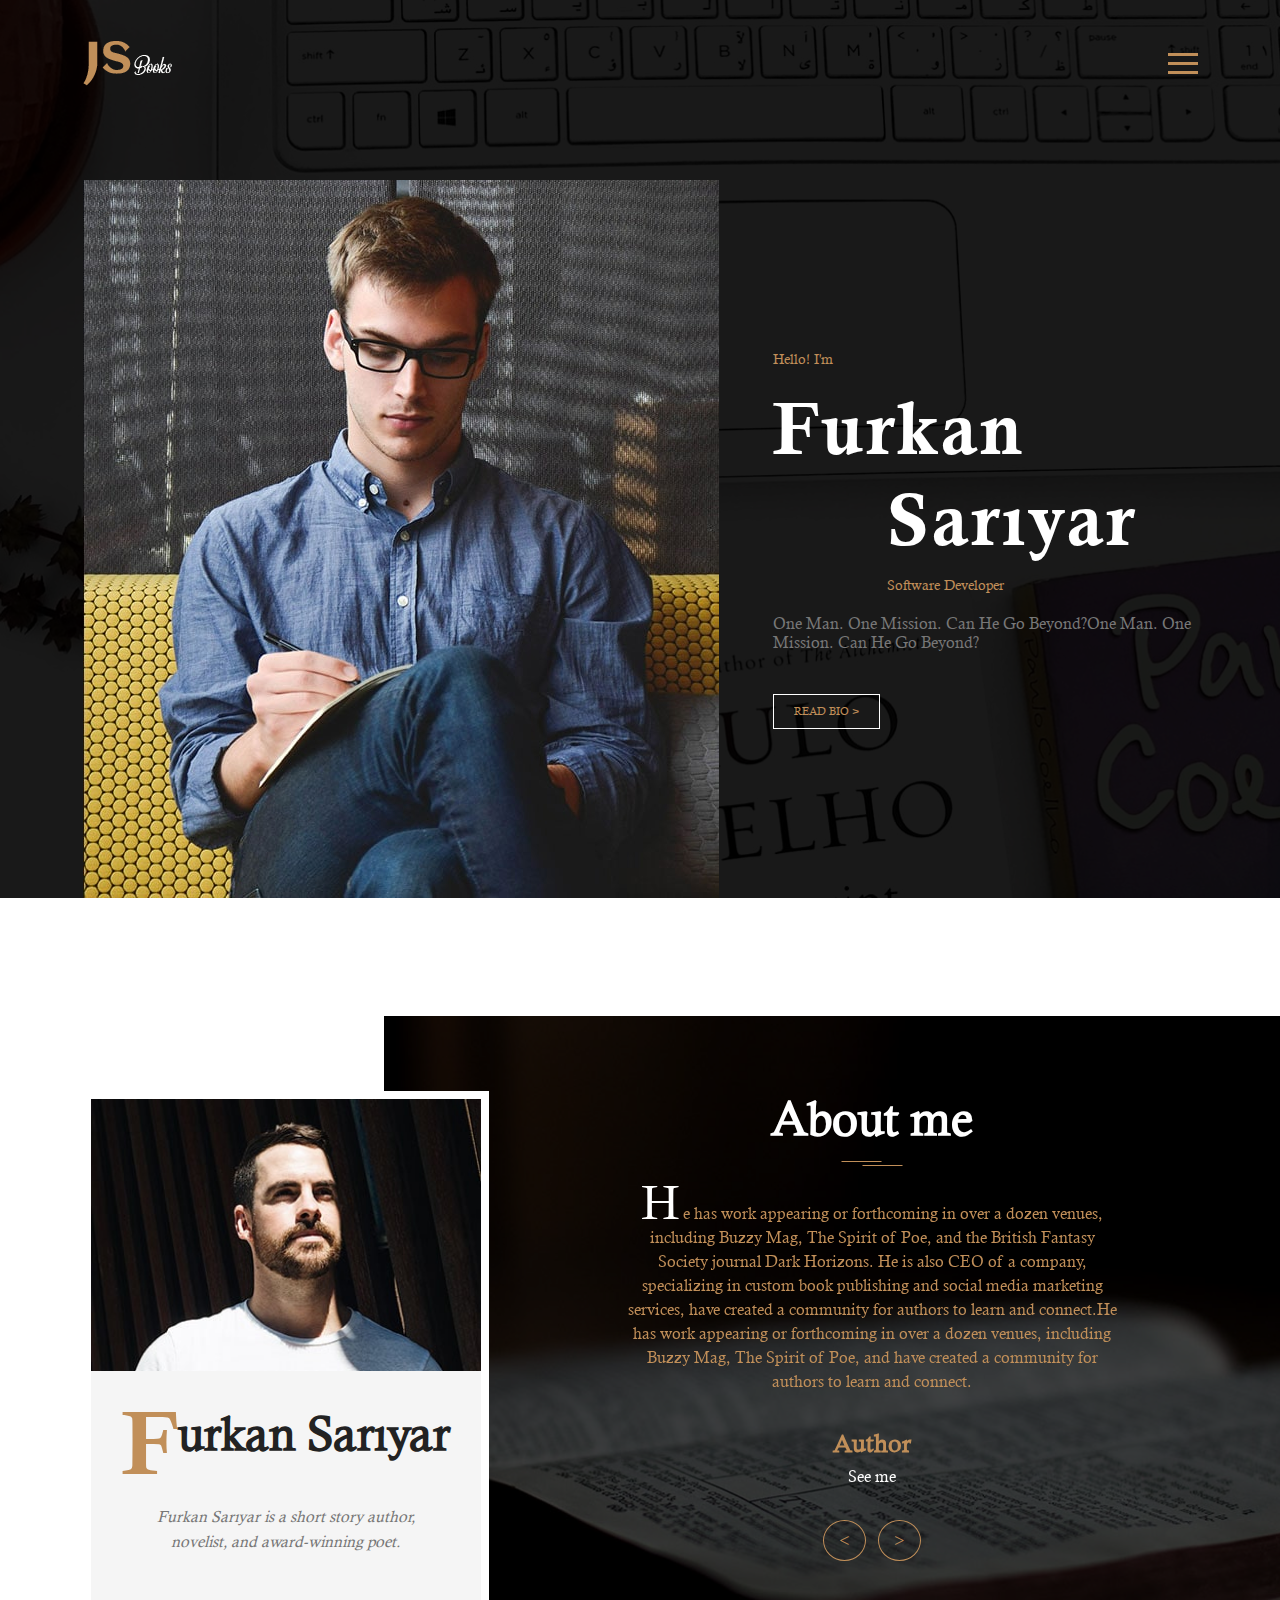
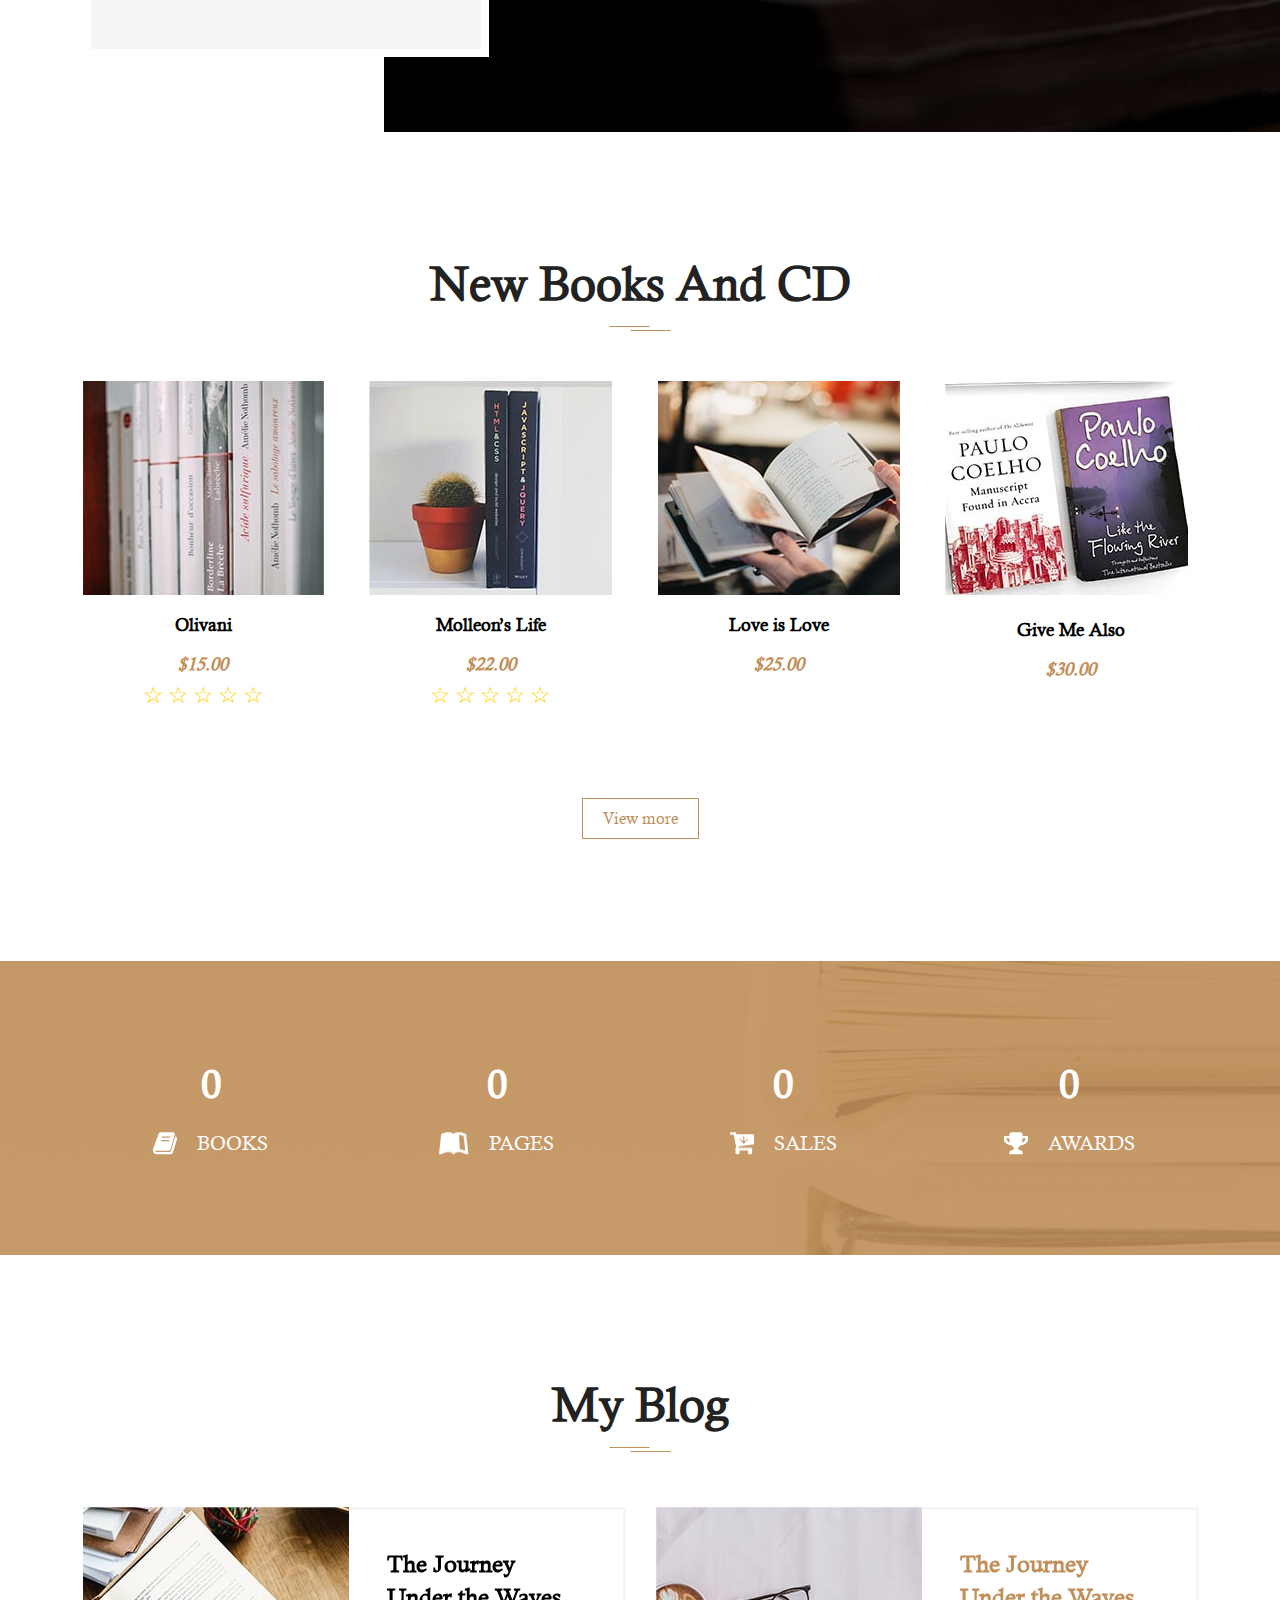
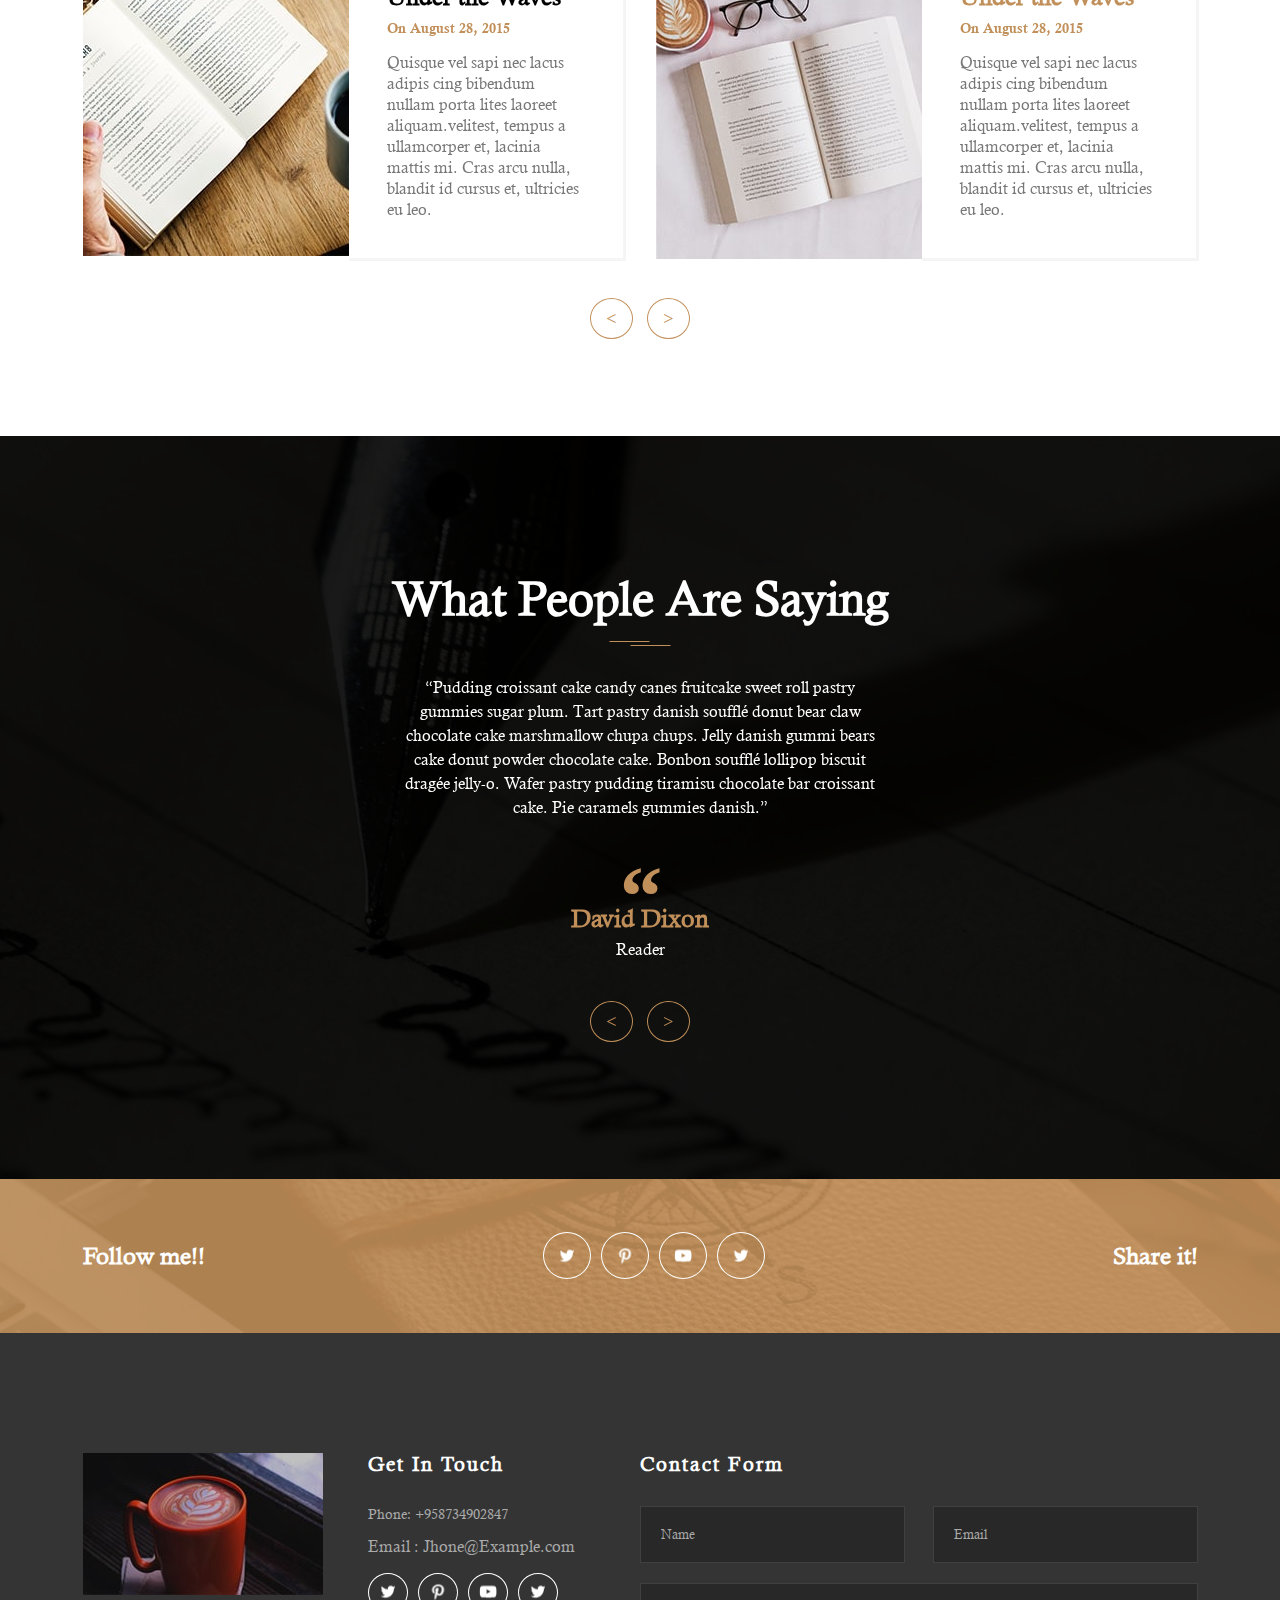
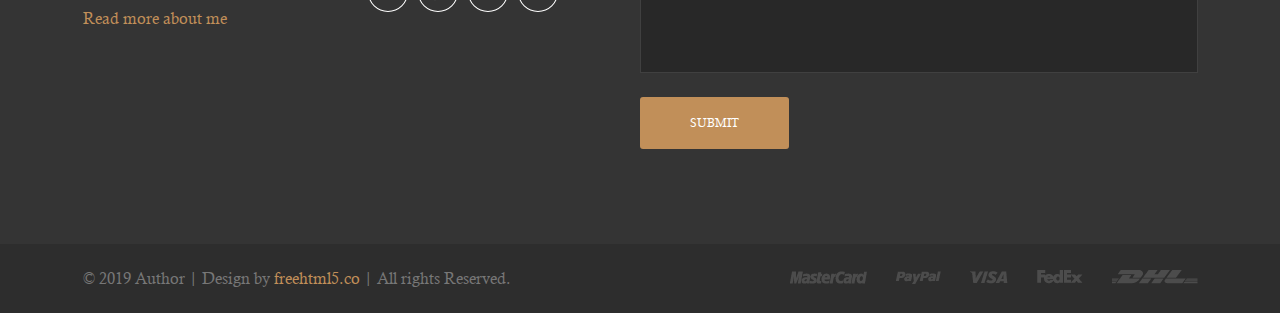
<file: yedek/index.html>
<!doctype html>
<!--
	Author by FreeHTML5.co
	Twitter: https://twitter.com/fh5co
	Facebook: https://fb.com/fh5co
	URL: https://freehtml5.co
-->
<html lang="en">
<head>
	<!-- Required meta tags -->
	<meta charset="utf-8">
	<meta name="viewport" content="width=device-width, initial-scale=1, shrink-to-fit=no">
	<link rel="stylesheet" href="css/style.css">
	<link rel="stylesheet" href="css/slick.css">
	<title>Furkan Sarıyar</title>
</head>
<body>

	<!-- Navigation -->
	<nav class="site-navigation">
		<div class="site-navigation-inner site-container">
			<img src="./images/site-logo.png" alt="site logo">
			<div class="main-navigation">
				<ul class="main-navigation__ul">
					<li><a href="#">Homepage</a></li>
					<li><a href="#">Page 1</a></li>
					<li><a href="#">Page 2</a></li>
					<li><a href="#">Page 3</a></li>
					<li><a href="#">Page 4</a></li>
				</ul>
			</div>
			<div id="myBtn" class="burger-container" onclick="myFunction(this)">
				<div class="bar1"></div>
				<div class="bar2"></div>
				<div class="bar3"></div>
			</div>
			<script>
				function myFunction(x) {
					x.classList.toggle("change");
				}
			</script>

		</div>
	</nav>
	<!-- Navigation end -->

	<!-- Top banner -->
	<section class="fh5co-top-banner">
		<div class="top-banner__inner site-container">
			<div class="top-banner__image">
				<img src="./images/top-banner-author.jpg" alt="author image">
			</div>
			<div class="top-banner__text">
				<div class="top-banner__text-up">
					<span class="brand-span">Hello! I'm</span>
					<h2 class="top-banner__h2">Furkan</h2>
				</div>
				<div class="top-banner__text-down">
					<h2 class="top-banner__h2">Sarıyar</h2>
					<span class="brand-span">Software Developer</span>
				</div>
				<p>One Man. One Mission. Can He Go Beyond?One Man. One Mission. Can He Go Beyond?</p>
				<a href="#" class="brand-button">Read bio > </a>
			</div>
		</div>
	</section>
	<!-- Top banner end -->

	<!-- About me -->
	<section class="fh5co-about-me">
		<div class="about-me-inner site-container">
			<article class="portfolio-wrapper">
				<div class="portfolio__img">
					<img src="./images/about-me.jpg" class="about-me__profile" alt="about me profile picture">
				</div>
				<div class="portfolio__bottom">
					<div class="portfolio__name">
						<span>F</span>
						<h2 class="universal-h2">urkan Sarıyar</h2>
					</div>
					<p>Furkan Sarıyar is a short story author, novelist, and award-winning poet.</p>
				</div>
			</article>
			<div class="about-me__text">
				<div class="about-me-slider">
					<div class="about-me-single-slide">
						<h2 class="universal-h2 universal-h2-bckg">About me</h2>
						<p><span>H</span> e has work appearing or forthcoming in over a dozen venues, including Buzzy Mag, The Spirit of Poe, and the British Fantasy Society journal Dark Horizons. He is also CEO of a company, specializing in custom book publishing and social media marketing services, have created a community for authors to learn and connect.He has work appearing or forthcoming in over a dozen venues, including Buzzy Mag, The Spirit of Poe, and have created a community for authors to learn and connect.</p>
						<h4>Author</h4>
						<p class="p-white">See me</p>
					</div>
					<div class="about-me-single-slide">
						<h2 class="universal-h2 universal-h2-bckg">About me 2</h2>
						<p><span>H</span> e has work appearing or forthcoming in over a dozen venues, including Buzzy Mag, The Spirit of Poe, and the British Fantasy Society journal Dark Horizons. He is also CEO of a company, specializing in custom book publishing and social media marketing services, have created a community for authors to learn and connect.He has work appearing or forthcoming in over a dozen venues, including Buzzy Mag, The Spirit of Poe, and have created a community for authors to learn and connect.</p>
						<h4>Author</h4>
						<p class="p-white">See me</p>
					</div>
				</div>
			</div>
		</div>
		<div class="about-me-bckg"></div>
	</section>
	<!-- About me end -->

	<!-- Books and CD -->
	<section class="fh5co-books">
		<div class="site-container">
			<h2 class="universal-h2 universal-h2-bckg">New Books And CD</h2>
			<div class="books">
				<div class="single-book">
					<a href="#" class="single-book__img">
						<img src="./images/books-1.jpg" alt="single book and cd">
						<div class="single-book_download">
							<img src="./images/download.svg" alt="book image">
						</div>
					</a>
					<h4 class="single-book__title">Olivani</h4>
					<span class="single-book__price">$15.00</span>
					<!-- star rating -->
					<div class="rating">
						<span>&#9734;</span>
						<span>&#9734;</span>
						<span>&#9734;</span>
						<span>&#9734;</span>
						<span>&#9734;</span>
					</div>
					<!-- star rating end -->
				</div>
				<div class="single-book">
					<a href="#" class="single-book__img">
						<img src="./images/books-2.jpg" alt="single book and cd">
						<div class="single-book_download">
							<img src="./images/download.svg" alt="book image">
						</div>
					</a>
					<h4 class="single-book__title">Molleon’s Life</h4>
					<span class="single-book__price">$22.00</span>
					<!-- star rating -->
					<div class="rating">
						<span>&#9734;</span>
						<span>&#9734;</span>
						<span>&#9734;</span>
						<span>&#9734;</span>
						<span>&#9734;</span>
					</div>
					<!-- star rating end -->
				</div>
				<div class="single-book">
					<a href="#" class="single-book__img">
						<img src="./images/books-3.jpg" alt="single book and cd">
						<div class="single-book_download">
							<img src="./images/download.svg" alt="book image">
						</div>
					</a>
					<h4 class="single-book__title">Love is Love</h4>
					<span class="single-book__price">$25.00</span>
				</div>
				<div class="single-book">
					<a href="#" class="single-book__img">
						<img src="./images/books-4.jpg" alt="single book and cd">
						<div class="single-book_download">
							<img src="./images/download.svg" alt="book image">
						</div>
					</a>
					<h4 class="single-book__title">Give Me Also</h4>
					<span class="single-book__price">$30.00</span>
				</div>
			</div>
			<div class="books-brand-button">
				<a href="#" class="brand-button">View more</a>
			</div>
		</div>
	</section>
	<!-- Books and CD end -->

	<!-- Counter -->
	<div class="fh5co-counter counters">
		<div class="counter-inner site-container">
			<div class="single-count">
				<span class="count" data-count="50">0</span>
				<div class="single-count__text">
					<img src="./images/counter-1.png" alt="counter icon">
					<p>Books</p>
				</div>
			</div>
			<div class="single-count">
				<span class="count" data-count="600">0</span>
				<div class="single-count__text">
					<img src="./images/counter-2.png" alt="counter icon">
					<p>Pages</p>
				</div>
			</div>
			<div class="single-count">
				<span class="count" data-count="2000">0</span>
				<div class="single-count__text">
					<img src="./images/counter-3.png" alt="counter icon">
					<p>Sales</p>
				</div>
			</div>
			<div class="single-count">
				<span class="count" data-count="125">0</span>
				<div class="single-count__text">
					<img src="./images/counter-4.png" alt="counter icon">
					<p>Awards</p>
				</div>
			</div>
		</div>
	</div>
	<!-- Counter -->

	<!-- Blog -->
	<section class="fh5co-blog">
		<div class="site-container">
			<h2 class="universal-h2 universal-h2-bckg">My Blog</h2>
			<div class="blog-slider blog-inner">
				<div class="single-blog">
					<div class="single-blog__img">
						<img src="./images/blog1.jpg" alt="blog image">
					</div>
					<div class="single-blog__text">
						<h4>The Journey Under the Waves</h4>
						<span>On August 28, 2015</span>
						<p>Quisque vel sapi nec lacus adipis cing bibendum nullam porta lites laoreet aliquam.velitest, tempus a ullamcorper et, lacinia mattis mi. Cras arcu nulla, blandit id cursus et, ultricies eu leo.</p>
					</div>
				</div>
				<div class="single-blog">
					<div class="single-blog__img">
						<img src="./images/blog2.jpg" alt="blog image">
					</div>
					<div class="single-blog__text">
						<h4>The Journey Under the Waves</h4>
						<span>On August 28, 2015</span>
						<p>Quisque vel sapi nec lacus adipis cing bibendum nullam porta lites laoreet aliquam.velitest, tempus a ullamcorper et, lacinia mattis mi. Cras arcu nulla, blandit id cursus et, ultricies eu leo.</p>
					</div>
				</div>
				<div class="single-blog">
					<div class="single-blog__img">
						<img src="./images/blog2.jpg" alt="blog image">
					</div>
					<div class="single-blog__text">
						<h4>The Journey Under the Waves</h4>
						<span>On August 28, 2015</span>
						<p>Quisque vel sapi nec lacus adipis cing bibendum nullam porta lites laoreet aliquam.velitest, tempus a ullamcorper et, lacinia mattis mi. Cras arcu nulla, blandit id cursus et, ultricies eu leo.</p>
					</div>
				</div>
			</div>
		</div>
	</section>
	<!-- Blog end -->

	<!-- Quotes -->
	<section class="fh5co-quotes">
		<div class="site-container">
			<div class="about-me-slider">
				<div>
					<h2 class="universal-h2 universal-h2-bckg">What People Are Saying</h2>
					<p>“Pudding croissant cake candy canes fruitcake sweet roll pastry gummies sugar plum. Tart pastry danish soufflé donut bear claw chocolate cake marshmallow chupa chups. Jelly danish gummi bears cake donut powder chocolate cake. Bonbon soufflé lollipop biscuit dragée jelly-o. Wafer pastry pudding tiramisu chocolate bar croissant cake. Pie caramels gummies danish.”</p>
					<img src="./images/quotes.svg" alt="quotes svg">
					<h4>David Dixon</h4>
					<p>Reader</p>
				</div>
				<div>
					<h2 class="universal-h2 universal-h2-bckg">What People Are Saying 2</h2>
					<p>“Pudding croissant cake candy canes fruitcake sweet roll pastry gummies sugar plum. Tart pastry danish soufflé donut bear claw chocolate cake marshmallow chupa chups. Jelly danish gummi bears cake donut powder chocolate cake. Bonbon soufflé lollipop biscuit dragée jelly-o. Wafer pastry pudding tiramisu chocolate bar croissant cake. Pie caramels gummies danish.”</p>
					<img src="./images/quotes.svg" alt="quotes svg">
					<h4>David Dixon</h4>
					<p>Reader</p>
				</div>
			</div>
		</div>
	</section>
	<!-- Quotes end -->

	<!-- Social -->
	<section class="fh5co-social">
		<div class="site-container">
			<div class="social">
				<h5>Follow me!!</h5>
				<div class="social-icons">
					<a href="#" target="_blank"><img src="./images/social-twitter.png" alt="social icon"></a>
					<a href="#" target="_blank"><img src="./images/social-pinterest.png" alt="social icon"></a>
					<a href="#" target="_blank"><img src="./images/social-youtube.png" alt="social icon"></a>
					<a href="#" target="_blank"><img src="./images/social-twitter.png" alt="social icon"></a>
				</div>
				<h5>Share it!</h5>
			</div>
		</div>
	</section>
	<!-- Social -->

	<!-- Footer -->
	<footer class="site-footer">
		<div class="site-container">
			<div class="footer-inner">
				<div class="footer-info">
					<div class="footer-info__left">
						<img src="./images/footer-img.jpg" alt="about me image">
						<p>Read more about me</p>
					</div>
					<div class="footer-info__right">
						<h5>Get In Touch</h5>
						<p class="footer-phone">Phone: +958734902847</p>
						<p>Email : Jhone@Example.com</p>
						<div class="social-icons">
							<a href="#" target="_blank"><img src="./images/social-twitter.png" alt="social icon"></a>
							<a href="#" target="_blank"><img src="./images/social-pinterest.png" alt="social icon"></a>
							<a href="#" target="_blank"><img src="./images/social-youtube.png" alt="social icon"></a>
							<a href="#" target="_blank"><img src="./images/social-twitter.png" alt="social icon"></a>
						</div>
					</div>
				</div>
				<div class="footer-contact-form">
					<h5>Contact Form</h5>
					<form class="contact-form">
						<div class="contact-form__input">
							<input type="text" name="name" placeholder="Name">
							<input type="email" name="email" placeholder="Email">
						</div>
						<textarea></textarea>
						<input type="submit" name="submit" value="Submit" class="submit-button">
					</form>
				</div>
			</div>
		</div>
		<div class="footer-bottom">
			<div class="site-container footer-bottom-inner">
				<p>© 2019 Author | Design by <a href="https://freehtml5.co/" target="_blank">freehtml5.co</a> | All rights Reserved.</p>
				<div class="footer-bottom__img">
					<img src="./images/footer-mastercard.png" alt="footer image">
					<img src="./images/footer-paypal.png" alt="footer image">
					<img src="./images/footer-visa.png" alt="footer image">
					<img src="./images/footer-fedex.png" alt="footer image">
					<img src="./images/footer-dhl.png" alt="footer image">
				</div>
			</div>
		</div>
	</footer>
	<!-- Footer end -->

	<!-- Scripts -->
	<script src="js/jquery.min.js"></script>
	<script src="js/slick.min.js"></script>
	<script src="js/main.js"></script>

</body>
</html>
</file>
<file: yedek/css/style.css>
/*
 * Author by FreeHTML5.co
 * Twitter: https://twitter.com/fh5co
 * Facebook: https://fb.com/fh5co
 * URL: https://freehtml5.co
 */
/* Fonts */
@font-face {
  font-family: 'Calisto-MT';
  src: url(../fonts/Calisto-MT.ttf); }

@font-face {
  font-family: 'Calisto-MT-Italic';
  src: url(../fonts/Calisto-MT-Italic.ttf); }

@font-face {
  font-family: 'Calisto-MT-Bold';
  src: url(../fonts/Calisto-MT-Bold.ttf); }

/* Colors */
/* Universal style */
* {
  margin: 0;
  padding: 0;
  font-family: "Calisto-MT"; }

.site-container {
  width: 1115px;
  margin: 0 auto; }
  @media (max-width: 1250px) {
    .site-container {
      width: 90%; } }

.universal-h2 {
  font-size: 48px;
  text-align: center;
  color: #222; }
  @media (max-width: 1250px) {
    .universal-h2 {
      font-size: 38px; } }
  @media (max-width: 668px) {
    .universal-h2 {
      font-size: 30px; } }

.universal-h2-bckg {
  background-image: url("../images/double-line.svg");
  background-repeat: no-repeat;
  background-position: center bottom; }

/* Universal style end */
/* Includes */
.site-navigation {
  position: absolute;
  top: 4.6%;
  width: 100%;
  z-index: 2; }

.site-navigation-inner {
  display: flex;
  align-items: center;
  justify-content: space-between; }

.main-navigation {
  color: #fff;
  display: none;
  position: fixed;
  height: 100%;
  width: 100%;
  top: 0px;
  left: 0px;
  background: #000;
  opacity: 0.9; }
  .main-navigation .main-navigation__ul {
    position: absolute;
    top: 50%;
    left: 50%;
    transform: translate(-50%, -50%);
    padding: 3%;
    border: 2px solid #fff;
    border-radius: 7px;
    background-color: #c18f59; }
    .main-navigation .main-navigation__ul li {
      margin-bottom: 20px;
      list-style: none; }
    .main-navigation .main-navigation__ul a {
      color: #fff;
      font-size: 20px;
      font-weight: 600;
      text-decoration: none;
      text-transform: uppercase;
      transition: 0.3s ease; }
      .main-navigation .main-navigation__ul a:hover {
        color: #777; }
  @media (max-width: 1150px) {
    .main-navigation {
      opacity: 0.94; } }

/* Navigation burger */
.burger-container {
  cursor: pointer;
  z-index: 3; }

.bar1, .bar2, .bar3 {
  width: 30px;
  height: 3px;
  background-color: #c18f59;
  margin: 6px 0;
  transition: 0.4s; }

.change .bar1 {
  transform: rotate(-45deg) translate(-6px, 6px);
  background-color: #c18f59; }

.change .bar2 {
  opacity: 0;
  background-color: #c18f59; }

.change .bar3 {
  transform: rotate(45deg) translate(-6px, -7px);
  background-color: #c18f59; }

.stop-scroll {
  overflow: hidden; }

/* Navigation burger end */
.fh5co-top-banner {
  position: relative;
  display: flex;
  align-items: flex-end;
  background-image: url("../images/top-banner-bckg.jpg");
  background-position: center;
  background-size: cover; }
  .fh5co-top-banner::after {
    content: '';
    position: absolute;
    top: 0;
    left: 0;
    width: 100%;
    height: 100%;
    background-color: #000;
    opacity: 0.9; }
  .fh5co-top-banner .site-container {
    position: relative;
    z-index: 1; }
  @media (max-width: 1600px) {
    .fh5co-top-banner {
      padding-top: 180px; } }
  @media (max-width: 1250px) {
    .fh5co-top-banner {
      padding-top: 130px; } }
  @media (max-width: 520px) {
    .fh5co-top-banner {
      padding-top: 105px; } }
  @media (min-width: 1600px) {
    .fh5co-top-banner {
      min-height: 100vh; } }

.top-banner__inner {
  display: flex;
  align-items: center; }
  .top-banner__inner .top-banner__text {
    margin-left: 54px; }
    @media (max-width: 1250px) {
      .top-banner__inner .top-banner__text {
        width: 35%; } }
    @media (max-width: 768px) {
      .top-banner__inner .top-banner__text {
        width: 50%;
        margin-left: 20px; } }
    @media (max-width: 520px) {
      .top-banner__inner .top-banner__text {
        width: 65%;
        margin-bottom: 20px;
        margin-left: 0; } }
    .top-banner__inner .top-banner__text p {
      margin-bottom: 42px;
      color: #777; }
      @media (max-width: 768px) {
        .top-banner__inner .top-banner__text p {
          margin-bottom: 25px;
          font-size: 14px; } }
  .top-banner__inner .top-banner__h2 {
    font-size: 74px;
    letter-spacing: 3px;
    color: #fff;
    font-family: "Calisto-MT-Bold"; }
    @media (max-width: 1250px) {
      .top-banner__inner .top-banner__h2 {
        font-size: 50px; } }
    @media (max-width: 768px) {
      .top-banner__inner .top-banner__h2 {
        font-size: 35px; } }
  .top-banner__inner .top-banner__text-up .top-banner__h2 {
    margin-top: 15px; }
    @media (max-width: 768px) {
      .top-banner__inner .top-banner__text-up .top-banner__h2 {
        margin-top: 0; } }
  .top-banner__inner .top-banner__text-down {
    margin-bottom: 20px;
    padding-left: 27%; }
    .top-banner__inner .top-banner__text-down .top-banner__h2 {
      margin-bottom: 10px; }
      @media (max-width: 768px) {
        .top-banner__inner .top-banner__text-down .top-banner__h2 {
          margin-bottom: 0; } }
  .top-banner__inner .top-banner__image {
    font-size: 0; }
    @media (max-width: 1250px) {
      .top-banner__inner .top-banner__image {
        width: 50%; }
        .top-banner__inner .top-banner__image img {
          width: 100%; } }
    @media (max-width: 520px) {
      .top-banner__inner .top-banner__image {
        width: 65%;
        margin-bottom: 20px; } }
  @media (max-width: 520px) {
    .top-banner__inner {
      flex-direction: column; } }

.brand-span {
  font-size: 14px;
  color: #c18f59; }

.brand-button {
  display: inline-block;
  padding: 10px 20px;
  font-size: 11px;
  text-transform: uppercase;
  text-decoration: none;
  color: #c18f59;
  border: 1px solid #fff;
  transition: 0.3s ease; }
  .brand-button:hover, .brand-button:focus {
    color: #777; }

.fh5co-about-me {
  position: relative;
  margin: 193px 0 199px; }
  @media (max-width: 1250px) {
    .fh5co-about-me {
      margin: 150px 0; } }
  @media (max-width: 992px) {
    .fh5co-about-me {
      margin: 125px 0; } }

.about-me-bckg {
  position: absolute;
  background-image: url("../images/about-me-bckg.jpg");
  background-position: center;
  background-size: cover;
  height: 500px;
  top: -75px;
  right: 0;
  height: calc(100% + 150px);
  width: 70%;
  z-index: -1; }
  .about-me-bckg:after {
    content: '';
    position: absolute;
    top: 0;
    left: 0;
    width: 100%;
    height: 100%;
    background-color: #000;
    opacity: 0.7; }
  @media (max-width: 992px) {
    .about-me-bckg {
      width: 100%;
      padding-bottom: 15px; } }

.about-me-inner {
  display: flex;
  justify-content: space-between; }
  @media (max-width: 992px) {
    .about-me-inner {
      flex-direction: column;
      align-items: center; } }

.about-me-slider {
  position: relative; }
  .about-me-slider .slick-arrow {
    position: absolute;
    bottom: -18%; }
  .about-me-slider .slick-prev {
    left: 40%; }
    @media (max-width: 520px) {
      .about-me-slider .slick-prev {
        left: 34%; } }
  .about-me-slider .slick-next {
    right: 40%; }
    @media (max-width: 520px) {
      .about-me-slider .slick-next {
        right: 34%; } }

.span-arrow {
  padding: 10px 15px;
  cursor: pointer;
  color: #c18f59;
  border: 1px solid #c18f59;
  border-radius: 50%;
  transition: 0.3s ease; }
  .span-arrow:hover {
    color: #fff;
    border-color: #fff; }

.portfolio-wrapper {
  width: 390px;
  padding: 8px;
  text-align: center;
  background-color: #fff; }
  .portfolio-wrapper .portfolio__img {
    font-size: 0; }
    .portfolio-wrapper .portfolio__img img {
      width: 100%; }
  .portfolio-wrapper .portfolio__bottom {
    padding: 35px 0 95px;
    background-color: #f5f5f5; }
    @media (max-width: 992px) {
      .portfolio-wrapper .portfolio__bottom {
        padding: 25px 0; } }
  .portfolio-wrapper .portfolio__name {
    display: flex;
    justify-content: center;
    align-items: flex-start;
    margin-bottom: 23px; }
    @media (max-width: 992px) {
      .portfolio-wrapper .portfolio__name {
        margin-bottom: 10px; } }
    .portfolio-wrapper .portfolio__name span {
      font-size: 90px;
      line-height: 75px;
      color: #c18f59;
      font-family: "Calisto-MT-Bold"; }
      @media (max-width: 992px) {
        .portfolio-wrapper .portfolio__name span {
          font-size: 65px;
          line-height: 62px; } }
  .portfolio-wrapper p {
    padding: 0 10%;
    line-height: 25px;
    font-style: italic;
    color: #777; }
    @media (max-width: 620px) {
      .portfolio-wrapper p {
        font-size: 15px;
        line-height: 20px; } }
  @media (max-width: 992px) {
    .portfolio-wrapper {
      margin-bottom: 20px; } }
  @media (max-width: 620px) {
    .portfolio-wrapper {
      width: 250px; } }

.about-me__text {
  width: 44%;
  margin-right: 80px;
  text-align: center; }
  .about-me__text .universal-h2 {
    color: #fff;
    padding-bottom: 20px;
    margin-bottom: 25px; }
  .about-me__text p {
    margin-bottom: 35px;
    line-height: 24px;
    color: #c18f59; }
    .about-me__text p span {
      font-size: 48px;
      color: #fff; }
    @media (max-width: 620px) {
      .about-me__text p {
        margin-bottom: 20px;
        font-size: 14px;
        line-height: 19px; } }
  .about-me__text h4 {
    margin-bottom: 7px;
    font-size: 25px;
    color: #c18f59; }
  .about-me__text .p-white {
    margin-bottom: 0;
    color: #fff; }
  @media (max-width: 1250px) {
    .about-me__text {
      width: 48%;
      margin-right: 40px; } }
  @media (max-width: 992px) {
    .about-me__text {
      width: 100%;
      margin-right: 0; } }

.slick-slide:focus {
  outline: none; }

.fh5co-books {
  margin-bottom: 122px; }
  .fh5co-books .universal-h2 {
    margin-bottom: 50px;
    padding-bottom: 20px; }
  .fh5co-books .books-brand-button {
    text-align: center; }
    .fh5co-books .books-brand-button .brand-button {
      font-size: 16px;
      text-transform: none;
      border-color: #c18f59; }
      .fh5co-books .books-brand-button .brand-button:hover {
        border-color: #777; }
  @media (max-width: 1250px) {
    .fh5co-books {
      margin-bottom: 60px; } }

.books {
  display: flex;
  justify-content: space-between;
  flex-wrap: wrap;
  margin-bottom: 70px; }
  @media (max-width: 559px) {
    .books {
      justify-content: space-around; } }

.single-book {
  margin-bottom: 20px;
  text-align: center; }
  .single-book .single-book__img {
    position: relative;
    display: block;
    font-size: 0; }
    .single-book .single-book__img .single-book_download {
      opacity: 0;
      visibility: hidden;
      position: absolute;
      top: 0;
      left: 0;
      width: 100%;
      height: 100%;
      background-color: #000;
      transition: 0.3s ease; }
      .single-book .single-book__img .single-book_download img {
        position: absolute;
        left: 50%;
        top: 50%;
        transform: translate(-50%, -50%);
        z-index: 1; }
    .single-book .single-book__img:hover .single-book_download {
      visibility: visible;
      opacity: 0.7; }
  .single-book .single-book__title {
    margin: 19px 0 18px;
    font-size: 18px; }
  .single-book .single-book__price {
    font-size: 18px;
    font-weight: 600;
    font-style: italic;
    color: #c18f59; }
  @media (max-width: 1250px) {
    .single-book {
      margin-right: 10px; }
      .single-book:last-child {
        margin-right: 0; } }

.rating {
  margin-top: 8px;
  unicode-bidi: bidi-override;
  direction: rtl; }
  .rating span {
    font-size: 23px;
    color: #ffd200;
    cursor: pointer; }
  .rating > span:hover:before, .rating > span:hover ~ span:before {
    content: "\2605";
    position: absolute; }

.fh5co-counter {
  position: relative;
  margin-bottom: 122px;
  padding: 100px 0;
  background-image: url("../images/book-bckg.jpg");
  background-size: cover;
  background-position: center; }
  .fh5co-counter::after {
    content: '';
    position: absolute;
    top: 0;
    left: 0;
    width: 100%;
    height: 100%;
    background-color: #c18f59;
    opacity: 0.9; }
  .fh5co-counter .site-container {
    position: relative;
    z-index: 1; }
  @media (max-width: 850px) {
    .fh5co-counter {
      padding: 50px 0 20px;
      margin-bottom: 50px; } }

.counter-inner {
  display: flex;
  justify-content: space-between;
  flex-wrap: wrap; }

.single-count {
  width: 23%;
  text-align: center;
  color: #fff; }
  .single-count span {
    display: block;
    margin-bottom: 25px;
    font-size: 40px;
    font-weight: 900; }
  .single-count p {
    font-size: 20px;
    text-transform: uppercase; }
  @media (max-width: 850px) {
    .single-count {
      width: 48%;
      margin-bottom: 30px; }
      .single-count .count {
        font-size: 35px;
        margin-bottom: 15px; } }
  @media (max-width: 500px) {
    .single-count {
      width: 100%;
      padding-bottom: 10px;
      border-bottom: 1px solid #fff; } }

.single-count__text {
  display: flex;
  justify-content: center; }
  .single-count__text img {
    margin-right: 20px; }

.fh5co-blog {
  margin-bottom: 175px; }
  .fh5co-blog .universal-h2 {
    margin-bottom: 55px;
    padding-bottom: 20px; }
  @media (max-width: 620px) {
    .fh5co-blog {
      margin-bottom: 105px; } }

.blog-inner {
  display: flex;
  justify-content: space-between; }

.blog-slider .slick-slide {
  margin: 0 15px; }

.blog-slider .slick-list {
  margin: 0 -15px; }

.single-blog {
  display: flex !important; }
  .single-blog .single-blog__img {
    width: 50%;
    font-size: 0; }
  .single-blog .single-blog__text {
    width: 50%;
    padding: 7%;
    border: 3px solid #f5f5f5;
    border-left: 0; }
    .single-blog .single-blog__text h4 {
      margin-bottom: 5px;
      font-size: 24px;
      line-height: 33px; }
    .single-blog .single-blog__text span {
      display: block;
      margin-bottom: 15px;
      font-size: 14px;
      color: #c18f59;
      font-family: "Calisto-MT-Bold"; }
    .single-blog .single-blog__text p {
      color: #777;
      line-height: 21px; }
    @media (max-width: 992px) {
      .single-blog .single-blog__text {
        padding: 5%; }
        .single-blog .single-blog__text h4 {
          margin-bottom: 3px;
          font-size: 20px;
          line-height: 24px; }
        .single-blog .single-blog__text p {
          font-size: 14px;
          line-height: 19px; } }
    @media (max-width: 420px) {
      .single-blog .single-blog__text {
        padding: 3%; }
        .single-blog .single-blog__text h4 {
          font-size: 16px; }
        .single-blog .single-blog__text span {
          margin-bottom: 7px;
          font-size: 12px; }
        .single-blog .single-blog__text p {
          font-size: 13px;
          line-height: 16px; } }
  .single-blog:nth-child(even) h4 {
    color: #c18f59; }
  @media (max-width: 1250px) {
    .single-blog .single-blog__img img {
      width: 100%;
      height: 100%; } }

.blog-slider {
  position: relative; }
  .blog-slider .slick-arrow {
    position: absolute;
    bottom: -22%; }
  .blog-slider .slick-prev {
    left: 45.5%; }
    @media (max-width: 1250px) {
      .blog-slider .slick-prev {
        left: 40%; } }
    @media (max-width: 520px) {
      .blog-slider .slick-prev {
        left: 35%; } }
  .blog-slider .slick-next {
    right: 45.5%; }
    @media (max-width: 1250px) {
      .blog-slider .slick-next {
        right: 40%; } }
    @media (max-width: 520px) {
      .blog-slider .slick-next {
        right: 35%; } }
  .blog-slider .span-arrow:hover {
    color: #777;
    border-color: #777; }

.fh5co-quotes {
  position: relative;
  padding: 135px 0 172px;
  text-align: center;
  background-image: url("../images/quotes-bckg.jpg");
  background-position: center;
  background-size: cover; }
  .fh5co-quotes::after {
    content: '';
    position: absolute;
    top: 0;
    left: 0;
    width: 100%;
    height: 100%;
    background-color: #000;
    opacity: 0.9; }
  .fh5co-quotes .site-container {
    position: relative;
    z-index: 1; }
  .fh5co-quotes .universal-h2 {
    padding-bottom: 20px;
    margin-bottom: 30px;
    color: #fff !important; }
  .fh5co-quotes p {
    width: 43%;
    margin: 0 auto 45px;
    color: #fff;
    line-height: 24px; }
    @media (max-width: 620px) {
      .fh5co-quotes p {
        font-size: 14px;
        line-height: 19px; } }
  .fh5co-quotes img {
    margin: 0 auto 5px; }
  .fh5co-quotes h4 {
    margin-bottom: 5px;
    font-size: 25px;
    color: #c18f59; }
  .fh5co-quotes .slick-arrow {
    bottom: -8%; }
  .fh5co-quotes .slick-prev {
    left: 45.5%; }
    @media (max-width: 1150px) {
      .fh5co-quotes .slick-prev {
        left: 34%; } }
  .fh5co-quotes .slick-next {
    right: 45.5%; }
    @media (max-width: 1150px) {
      .fh5co-quotes .slick-next {
        right: 34%; } }
  @media (max-width: 1150px) {
    .fh5co-quotes {
      padding: 75px 0 95px; }
      .fh5co-quotes p {
        width: 90%; } }

.fh5co-social {
  position: relative;
  padding: 63px 0;
  background-image: url("../images/social-bckg.jpg");
  background-size: cover;
  background-position: center; }
  .fh5co-social::after {
    content: '';
    position: absolute;
    top: 0;
    left: 0;
    width: 100%;
    height: 100%;
    background-color: #c18f59;
    opacity: 0.9; }
  .fh5co-social .site-container {
    position: relative;
    z-index: 1; }
  @media (max-width: 620px) {
    .fh5co-social {
      padding: 40px 0; } }

.social {
  display: flex;
  justify-content: space-between;
  align-items: center; }
  .social h5 {
    font-size: 24px;
    color: #fff; }
  @media (max-width: 620px) {
    .social {
      flex-direction: column; } }

.social-icons a {
  position: relative;
  border: 1px solid white;
  border-radius: 50%;
  padding: 13px 23px;
  margin-right: 10px;
  transition: 0.3s ease; }
  .social-icons a:hover {
    background-color: #777;
    border-color: transparent; }

.social-icons img {
  position: absolute;
  left: 50%;
  top: 50%;
  transform: translate(-50%, -50%); }

@media (max-width: 620px) {
  .social-icons {
    margin: 35px 0; } }

.site-footer {
  padding-top: 120px;
  background-color: #343434; }
  @media (max-width: 1250px) {
    .site-footer {
      padding-top: 60px; } }

.footer-inner {
  display: flex;
  justify-content: space-between;
  padding-bottom: 95px; }
  .footer-inner h5 {
    margin-bottom: 30px;
    font-size: 20px;
    letter-spacing: 2px;
    color: #fff; }
  @media (max-width: 1250px) {
    .footer-inner {
      padding-bottom: 50px;
      flex-direction: column;
      align-items: center; } }

.footer-info {
  width: 50%;
  display: flex; }
  .footer-info .footer-info__left {
    margin-right: 45px; }
    .footer-info .footer-info__left img {
      margin-bottom: 10px; }
    .footer-info .footer-info__left p {
      color: #c18f59; }
    @media (max-width: 620px) {
      .footer-info .footer-info__left {
        margin-right: 0;
        margin-bottom: 20px; } }
  .footer-info .footer-info__right p {
    margin-bottom: 15px;
    color: #aaa; }
  .footer-info .footer-info__right .footer-phone {
    font-size: 14px; }
  .footer-info .footer-info__right .social-icons {
    margin-top: 27px; }
    .footer-info .footer-info__right .social-icons a {
      padding: 9px 19px; }
  @media (max-width: 1250px) {
    .footer-info {
      width: 100%;
      margin-bottom: 20px; } }
  @media (max-width: 620px) {
    .footer-info {
      flex-direction: column;
      align-items: center; } }

.footer-contact-form {
  width: 50%; }
  .footer-contact-form .contact-form__input {
    display: flex;
    justify-content: space-between;
    margin-bottom: 20px; }
    .footer-contact-form .contact-form__input input {
      width: 40%;
      padding: 20px;
      border: 1px solid #404040;
      background-color: #282828;
      color: #c18f59; }
      .footer-contact-form .contact-form__input input::placeholder {
        color: #aaa; }
      @media (max-width: 1250px) {
        .footer-contact-form .contact-form__input input {
          width: 45%; } }
      @media (max-width: 520px) {
        .footer-contact-form .contact-form__input input {
          width: 100%; } }
  .footer-contact-form textarea {
    box-sizing: border-box;
    height: 90px;
    width: 100%;
    margin-bottom: 20px;
    padding: 20px;
    border: 1px solid #404040;
    background-color: #282828;
    resize: none;
    color: #c18f59; }
  .footer-contact-form .submit-button {
    padding: 19px 50px;
    text-transform: uppercase;
    font-size: 12px;
    color: #fff;
    background-color: #c18f59;
    border: none;
    border-radius: 3px;
    cursor: pointer;
    transition: 0.3s ease; }
    .footer-contact-form .submit-button:hover {
      background-color: #777; }
  @media (max-width: 1250px) {
    .footer-contact-form {
      width: 100%; } }

.footer-bottom {
  padding: 25px 0;
  background-color: #2d2d2d; }

.footer-bottom-inner {
  display: flex;
  justify-content: space-between; }
  .footer-bottom-inner p {
    color: #777; }
  .footer-bottom-inner a {
    color: #c18f59;
    text-decoration: none;
    transition: 0.3s ease; }
    .footer-bottom-inner a:hover {
      color: #777; }
  .footer-bottom-inner .footer-bottom__img img {
    margin-right: 25px; }
    .footer-bottom-inner .footer-bottom__img img:last-child {
      margin-right: 0; }
  @media (max-width: 992px) {
    .footer-bottom-inner {
      flex-direction: column;
      align-items: center; }
      .footer-bottom-inner p {
        font-size: 14px;
        margin-bottom: 20px; } }
</file>
